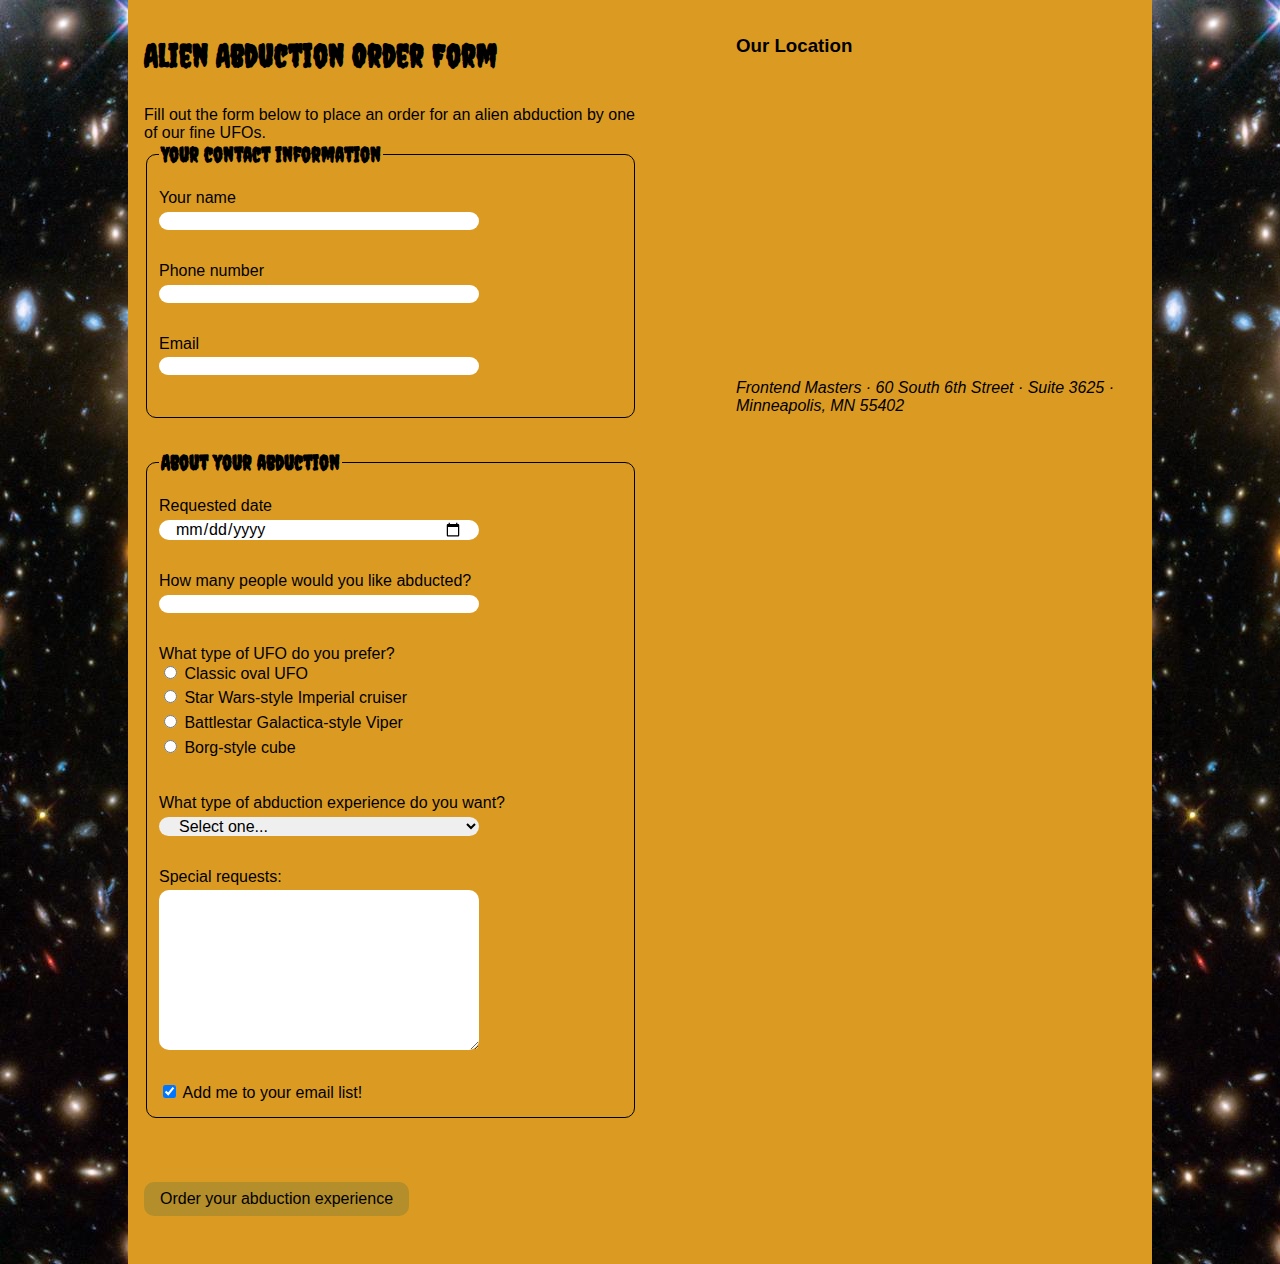
<file: abduction/index.html>
<!DOCTYPE html>
<html lang="en">
<head>
	<meta charset="UTF-8">
	<title>Alien Abduction Order Form</title>
	<link rel="preconnect" href="https://fonts.googleapis.com">
	<link rel="preconnect" href="https://fonts.gstatic.com" crossorigin>
	<link href="https://fonts.googleapis.com/css2?family=Creepster&display=swap" rel="stylesheet">
	<link href="https://fonts.googleapis.com/css2?family=Creepster&display=swap" rel="stylesheet">

	<link href="css/forms.css" rel="stylesheet">
</head>
<body>
	<!--<div id="navbar">
		<nav>
			<ul>
				<li><a href="../portfolio/index.html">Home Page</a></li>
				<li><a href="../portfolio/about.html">About Me</a></li>
				<li><a href="../portfolio/projects.html">Projects</a></li>
			</ul>
		</nav>
	</div> -->
	<div class="wrapper">
		<section>
			<h1>Alien Abduction Order Form</h1>
			<p>Fill out the form below to place an order for an alien abduction by one of our fine UFOs.</p>
			<form action="https://e3vwdl4bpd.execute-api.us-west-2.amazonaws.com/default/API2SES
			" method="POST">
				<input type="hidden" name="send_to" value="ddegouveia89@gmail.com">
				<fieldset>
					<legend>Your contact information</legend>
					<label for="name">Your name</label>
						<input type="text" id="name" name="name"> 
					<label for="phone">Phone number</label>
						<input type="tel" id="phone" name="phone"> 
					<label for="email">Email</label>
						<input type="email" id="email" name="email">
				</fieldset>
				<fieldset>
					<legend>About your abduction</legend>
					<label for="date">Requested  date</label>
						<input type="date" id="date" name="date">
					<label for="qty">How many people would you like abducted?</label>
						<input type="number" id="qty" name="qty" min="1" max="10">
						<p>What type of UFO do you prefer?</p>
						<label> 
						<input type="radio" value="classic" name="ufotype">
							Classic oval UFO
					</label>
					<label>	
						<input type="radio" value="starwars" name="ufotype">
							Star Wars-style Imperial cruiser
					</label>
					<label>	
						<input type="radio" value="viper" name="ufotype">
							Battlestar Galactica-style Viper
					</label>
					<label>	
						<input type="radio" value="borg" name="ufotype">
							Borg-style cube
					</label>
						 
					<label for="abtype">What type of abduction experience do you want?</label>
						<select id="abtype" name="abtype">
							<option selected> Select one...</option>
							<option value="tour">Tour of the solar system</option>
							<option value="dinner">Alien dinner and discussion</option>
							<option value="dance">Alien dance lessons</option>
							<option value="whale">Whale watching</option>
						</select>
					<label for="comments">Special requests:</label>
					<textarea id="comments" name="comments">
					</textarea>
					<label>
						<input type="checkbox" value="subscribe" name="subscribe" checked> Add me to your email list!
					</label>
				</fieldset>
				<button type="submit"> Order your abduction experience </button>
			</form>				
		</section>
		<aside>
			<h3>Our Location</h3>
			<iframe src="https://www.google.com/maps/embed?pb=!1m18!1m12!1m3!1d705.5799035215243!2d-93.27194082321054!3d44.97781799452835!2m3!1f0!2f0!3f0!3m2!1i1024!2i768!4f13.1!3m3!1m2!1s0x52b3329a733800b1%3A0x2e151ae0d4a5e091!2s60%20South%206th%20St%20%233625%2C%20Minneapolis%2C%20MN%2055402!5e0!3m2!1sen!2sus!4v1664843434589!5m2!1sen!2sus" width="400" height="300" style="border:0;" allowfullscreen="" loading="lazy" referrerpolicy="no-referrer-when-downgrade"></iframe>
			<address>
				Frontend Masters &middot;
				60 South 6th Street &middot;
				Suite 3625 &middot;
				Minneapolis, MN 55402
			</address>
		</aside>
	</div>
	<script src="js/forms.js"></script>
</body>
</html>
</file>
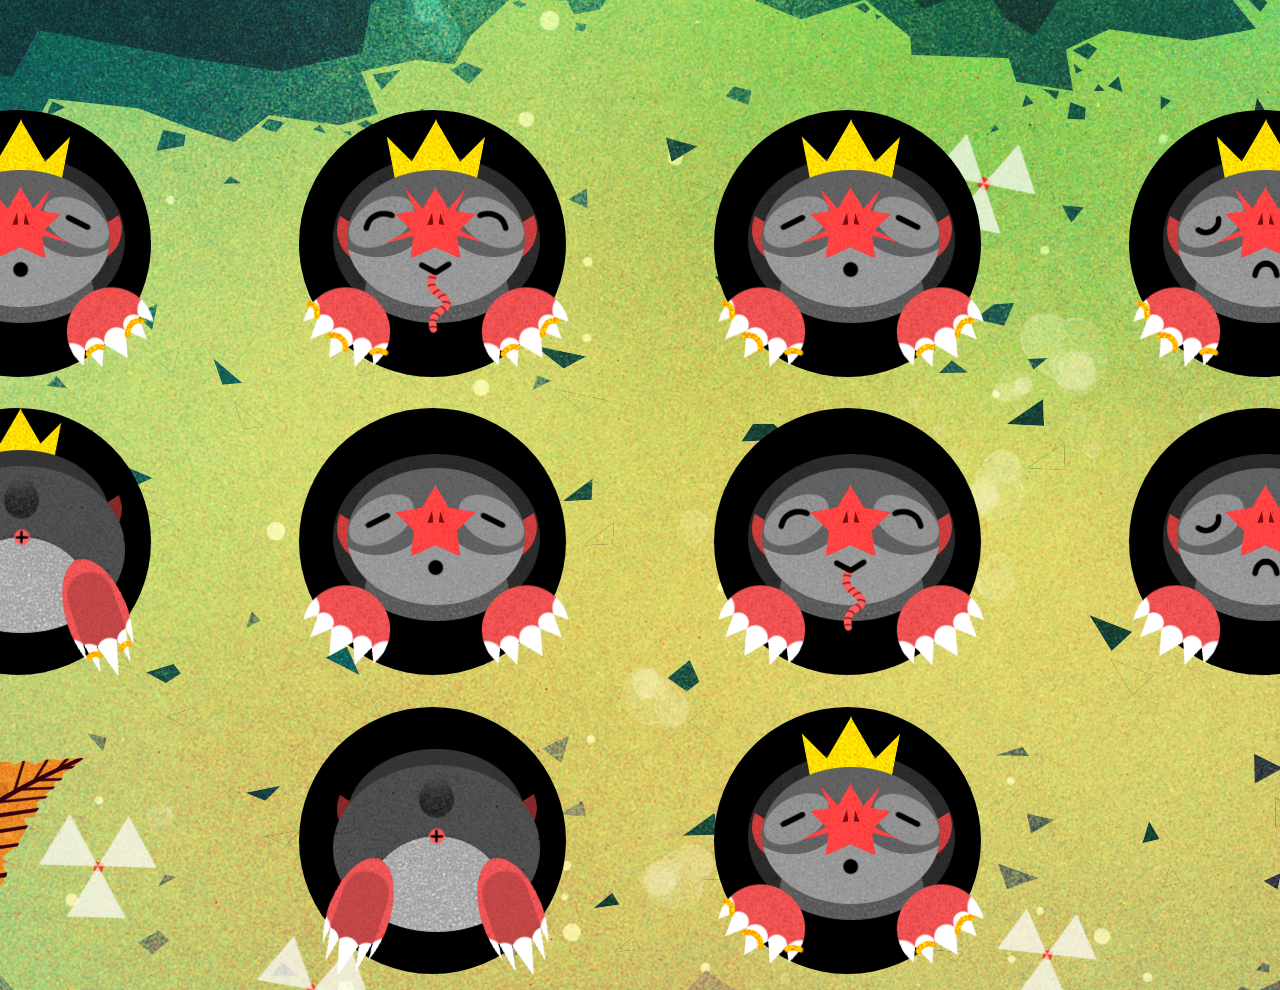
<file: mole-game/index.html>
<!DOCTYPE html>
<html lang="en">
<head>
    <meta charset="UTF-8">
    <meta http-equiv="X-UA-Compatible" content="IE=edge">
    <meta name="viewport" content="width=device-width, initial-scale=1.0">
    <title>Mole Game</title>
    <link rel="stylesheet" href="styles.css">
</head>
<body>
    <section class="bg">
        <div class="worm-box">
            <div style="width: 5%" class="worm-container">
                <img src="./images/worm.png" alt="worm score meter">
            </div>
        </div>
        <div class="hole-container">
            <div class="hole" id="hole-0"><img data-index="0" src="./images/king-mole-hungry.png" alt="mole" class="mole"></div>
          </div>
          <div class="hole-container">
            <div class="hole" id="hole-1"><img data-index="1" src="./images/king-mole-fed.png" alt="mole" class="mole"></div>
          </div>
          <div class="hole-container">
            <div class="hole" id="hole-2"><img data-index="2" src="./images/king-mole-hungry.png" alt="mole" class="mole"></div>
          </div>
          <div class="hole-container">
            <div class="hole" id="hole-3"><img data-index="3" src="./images/king-mole-sad.png" alt="mole" class="mole"></div>
          </div>
          <div class="hole-container">
            <div class="hole" id="hole-4"><img data-index="4" src="./images/king-mole-leaving.png" alt="mole" class="mole"></div>
          </div>
          <div class="hole-container">
            <div class="hole" id="hole-5"><img data-index="5" src="./images/mole-hungry.png" alt="mole" class="mole"></div>
          </div>
          <div class="hole-container">
            <div class="hole" id="hole-6"><img data-index="6" src="./images/mole-fed.png" alt="mole" class="mole"></div>
          </div>
          <div class="hole-container">
            <div class="hole" id="hole-7"><img data-index="7" src="./images/mole-sad.png" alt="mole" class="mole"></div>
          </div>
          <div class="hole-container">
            <div class="hole" id="hole-8"><img data-index="8" src="./images/mole-leaving.png" alt="mole" class="mole"></div>
          </div>
          <div class="hole-container">
            <div class="hole" id="hole-9"><img data-index="9" src="./images/king-mole-hungry.png" alt="happy mole" class="mole"></div>
          </div>
    </section>
    <img class="win hide" src="./images/win.png" alt="You Win!" >
    <script src="./game.js"></script>
</body>
</html>
</file>
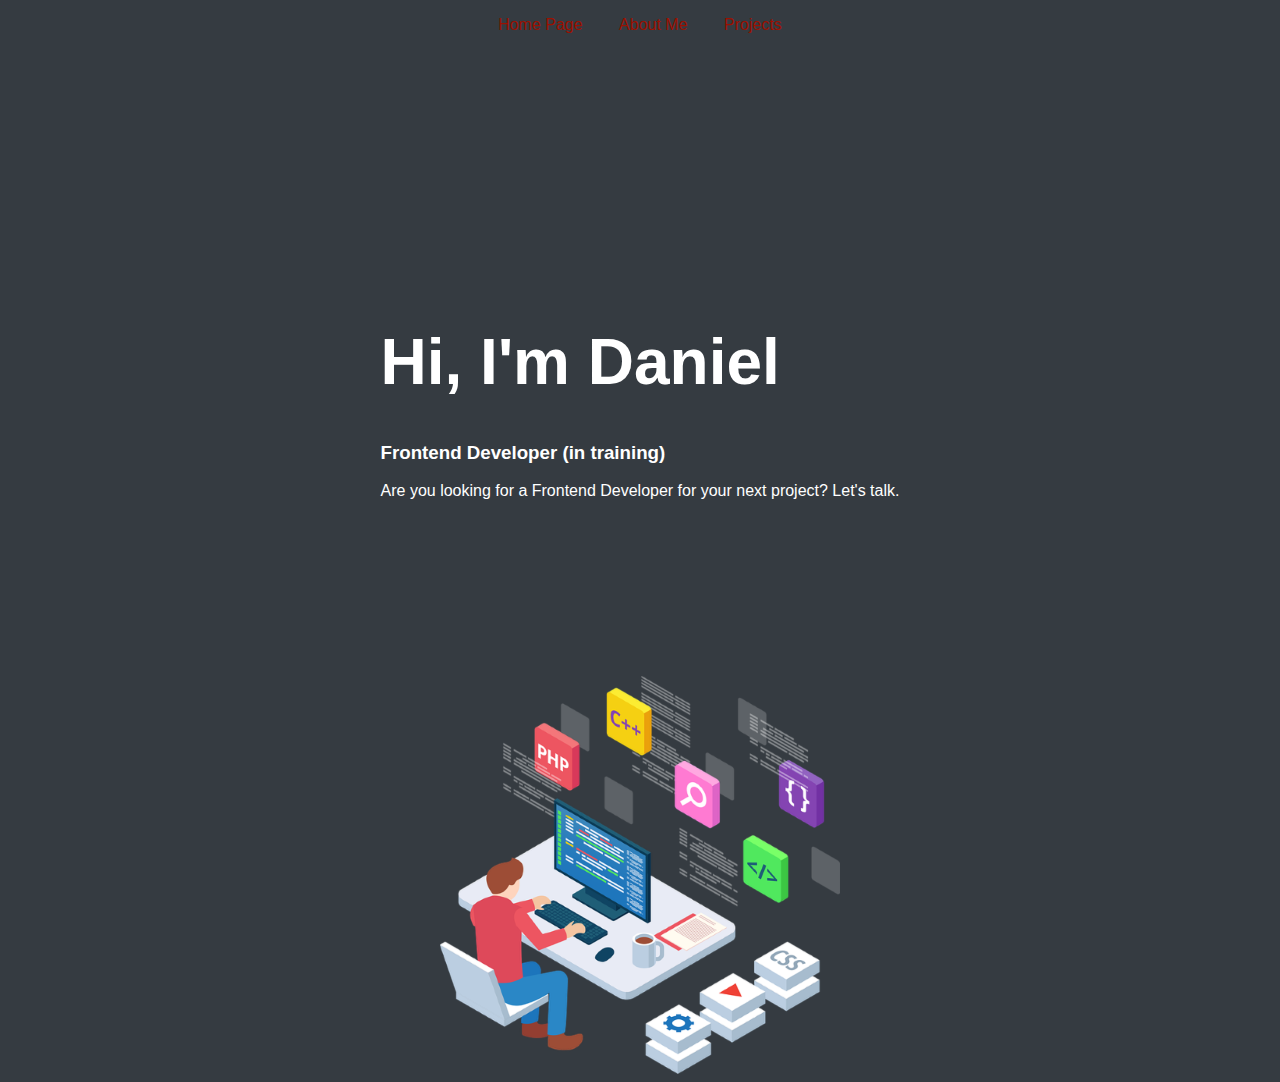
<file: portfolio/index.html>
<!DOCTYPE html>
<html lang="en">
<head>
    <meta charset="UTF-8">
    <meta http-equiv="X-UA-Compatible" content="IE=edge">
    <meta name="viewport" content="width=device-width, initial-scale=1.0">
    <title>Daniel DeGouveia</title>
    <link href="css/styles.css" rel="stylesheet">
</head>
<body>
    <div class="wrapper">
        <header>
            <div id="navbar">
                <nav>
                    <ul>
                        <li><a href="./index.html">Home Page</a></li>
                        <li><a href="./about.html">About Me</a></li>
                        <li><a href="./projects.html">Projects</a></li>
                    </ul>
                </nav>
            </div>
        </header>

        <section class="main">
            <div class="intro-txt">
                <h1>Hi, I'm Daniel</h1>
                <h3>Frontend Developer (in training)</h3>
                <p>Are you looking for a Frontend Developer for your next project? Let's talk.</p>
            </div>
            <img src="images/dev.png" alt="Vector drawing of a developer." class="dev-img">
        </section>
    </div>    
</body>
</html>
</file>
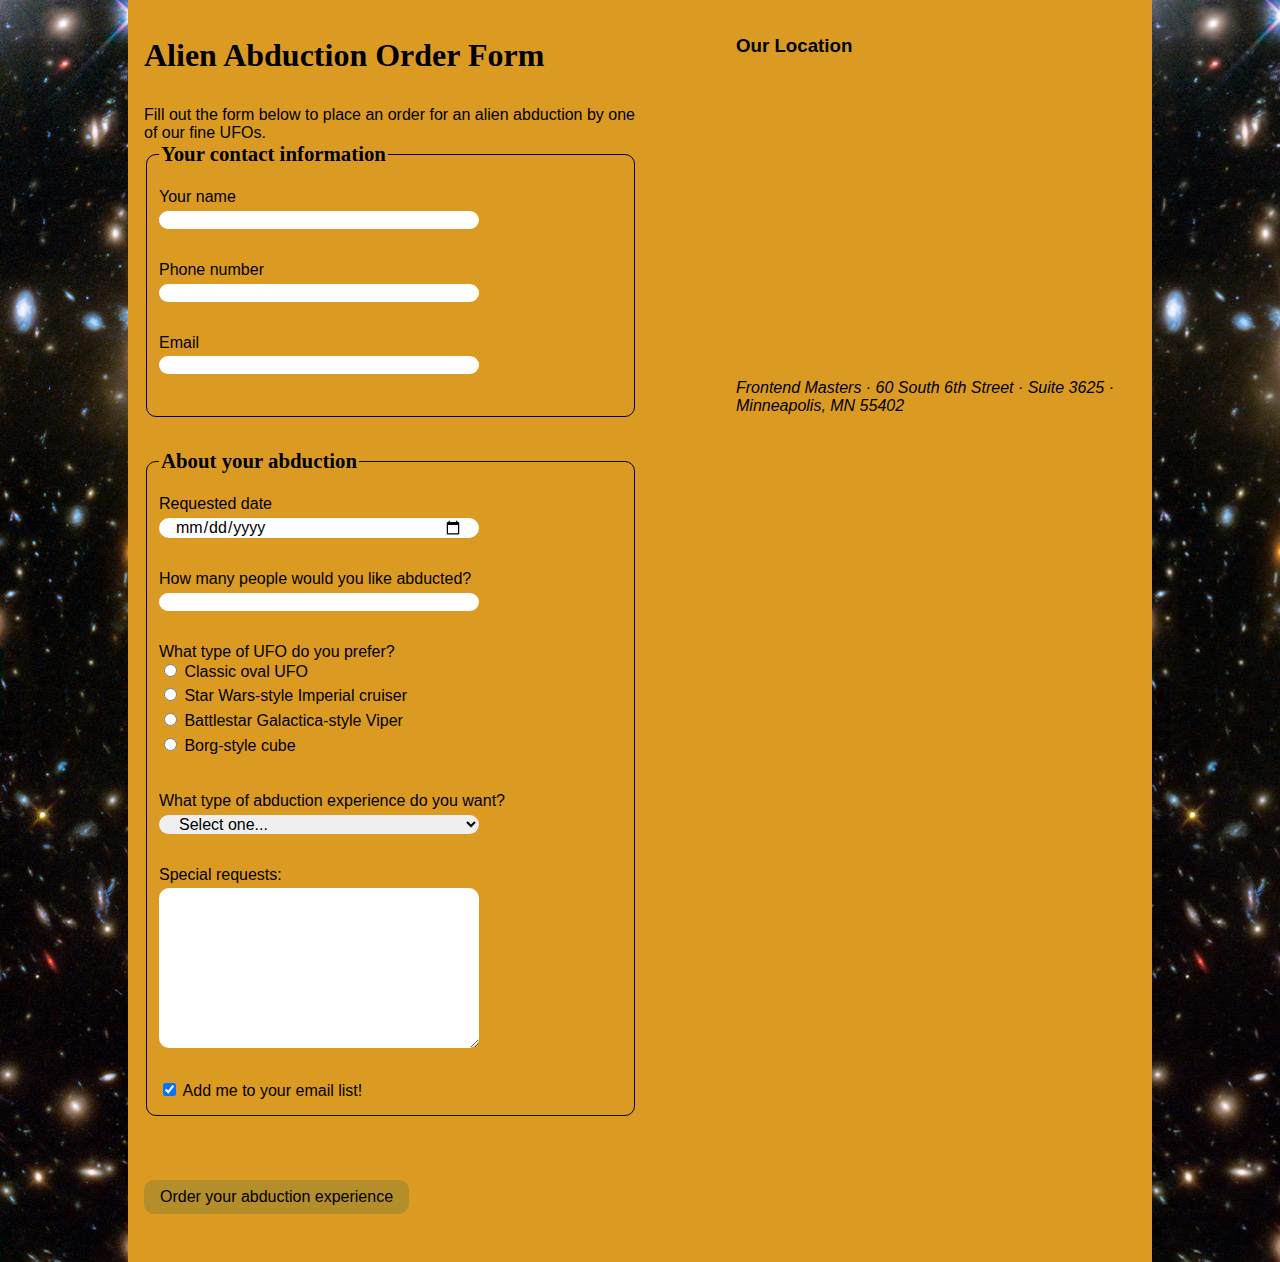
<file: abduction/forms.html>
<!DOCTYPE html>
<html lang="en">
<head>
	<meta charset="UTF-8">
	<title>Alien Abduction Order Form</title>
	<link href="css/forms.css" rel="stylesheet">
</head>
<body>
	<div class="wrapper">
		<section>
			<h1>Alien Abduction Order Form</h1>
			<p>Fill out the form below to place an order for an alien abduction by one of our fine UFOs.</p>
			<form action="https://e3vwdl4bpd.execute-api.us-west-2.amazonaws.com/default/API2SES
			" method="POST">
				<input type="hidden" name="send_to" value="ddegouveia89@gmail.com">
				<fieldset>
					<legend>Your contact information</legend>
					<label for="name">Your name</label>
						<input type="text" id="name" name="name"> 
					<label for="phone">Phone number</label>
						<input type="tel" id="phone" name="phone"> 
					<label for="email">Email</label>
						<input type="email" id="email" name="email">
				</fieldset>
				<fieldset>
					<legend>About your abduction</legend>
					<label for="date">Requested  date</label>
						<input type="date" id="date" name="date">
					<label for="qty">How many people would you like abducted?</label>
						<input type="number" id="qty" name="qty" min="1" max="10">
						<p>What type of UFO do you prefer?</p>
						<label> 
						<input type="radio" value="classic" name="ufotype">
							Classic oval UFO
					</label>
					<label>	
						<input type="radio" value="starwars" name="ufotype">
							Star Wars-style Imperial cruiser
					</label>
					<label>	
						<input type="radio" value="viper" name="ufotype">
							Battlestar Galactica-style Viper
					</label>
					<label>	
						<input type="radio" value="borg" name="ufotype">
							Borg-style cube
					</label>
						 
					<label for="abtype">What type of abduction experience do you want?</label>
						<select id="abtype" name="abtype">
							<option selected> Select one...</option>
							<option value="tour">Tour of the solar system</option>
							<option value="dinner">Alien dinner and discussion</option>
							<option value="dance">Alien dance lessons</option>
							<option value="whale">Whale watching</option>
						</select>
					<label for="comments">Special requests:</label>
					<textarea id="comments" name="comments">
					</textarea>
					<label>
						<input type="checkbox" value="subscribe" name="subscribe" checked> Add me to your email list!
					</label>
				</fieldset>
				<button type="submit"> Order your abduction experience </button>
			</form>				
		</section>
		<aside>
			<h3>Our Location</h3>
			<iframe src="https://www.google.com/maps/embed?pb=!1m18!1m12!1m3!1d705.5799035215243!2d-93.27194082321054!3d44.97781799452835!2m3!1f0!2f0!3f0!3m2!1i1024!2i768!4f13.1!3m3!1m2!1s0x52b3329a733800b1%3A0x2e151ae0d4a5e091!2s60%20South%206th%20St%20%233625%2C%20Minneapolis%2C%20MN%2055402!5e0!3m2!1sen!2sus!4v1664843434589!5m2!1sen!2sus" width="400" height="300" style="border:0;" allowfullscreen="" loading="lazy" referrerpolicy="no-referrer-when-downgrade"></iframe>
			<address>
				Frontend Masters &middot;
				60 South 6th Street &middot;
				Suite 3625 &middot;
				Minneapolis, MN 55402
			</address>
		</aside>
	</div>
	<script src="js/forms.js"></script>
</body>
</html>
</file>
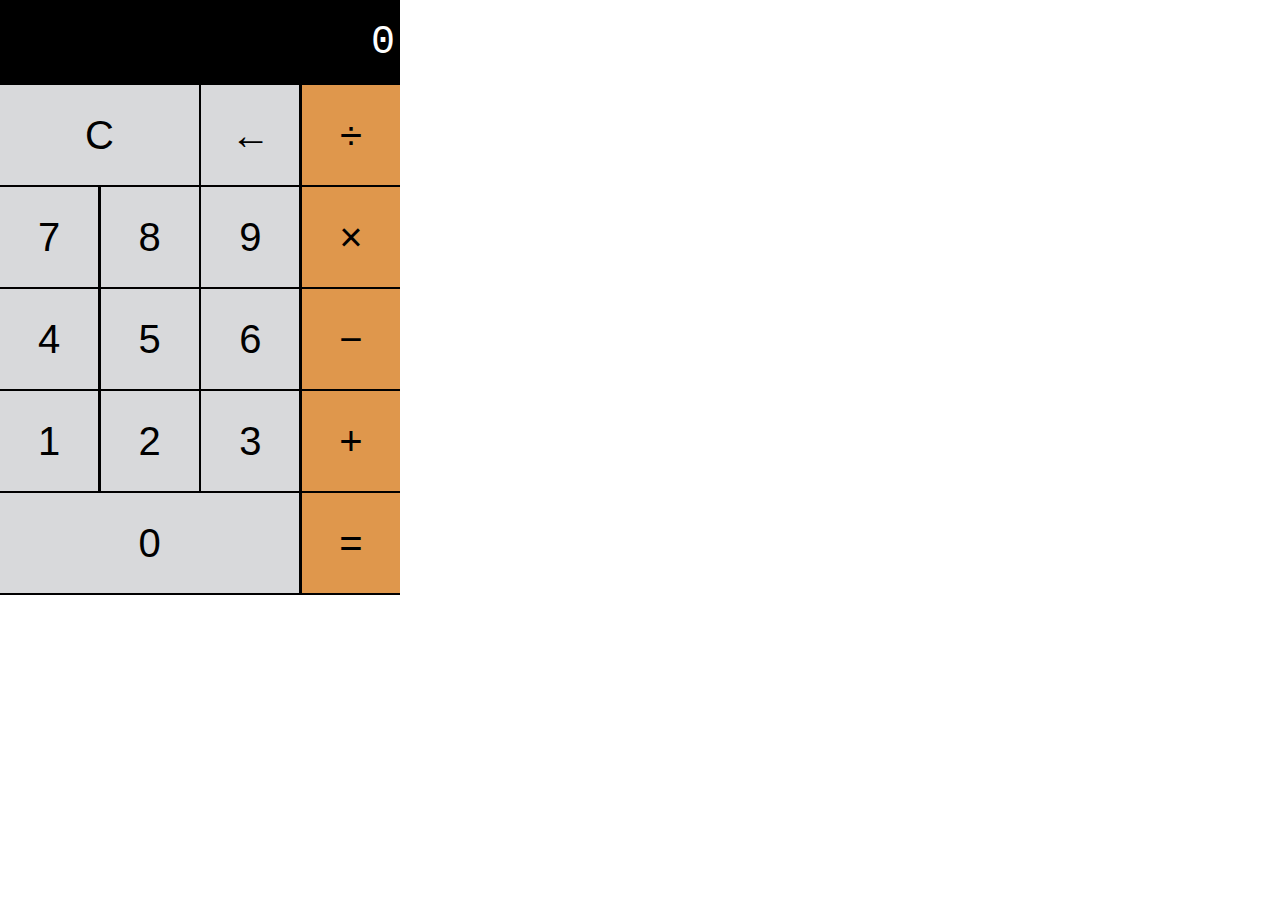
<file: calculator/calculator.html>
<!DOCTYPE html>
<html lang="en">
<head>
    <meta charset="UTF-8">
    <title>Calculator</title>
    <link rel="stylesheet" href="css/calculator.css">
</head>
<body>
    <div class="wrapper">
        <section class="screen">
            0
        </section>
        
        <section class="calc-buttons">
            <div class="calc-button-row">
                <button class="calc-button double">C</button>
                <button class="calc-button">&larr;</button>
                <button class="calc-button">&divide;</button>
            </div>
            <div class="calc-button-row">
                <button class="calc-button">7</button>
                <button class="calc-button">8</button>
                <button class="calc-button">9</button>
                <button class="calc-button">&times;</button>
            </div>
            <div class="calc-button-row">
                <button class="calc-button">4</button>
                <button class="calc-button">5</button>
                <button class="calc-button">6</button>
                <button class="calc-button">&minus;</button>
            </div>
            <div class="calc-button-row">
                <button class="calc-button">1</button>
                <button class="calc-button">2</button>
                <button class="calc-button">3</button>
                <button class="calc-button">&plus;</button>
            </div>
            <div class="calc-button-row">
                <button class="calc-button triple">0</button>
                <button class="calc-button">&equals;</button>
            </div>
            <div class="calc-button-row">

            </div>
            <div class="calc-button-column">

            </div>
            <div class="calc-button-column">

            </div>
            <div class="calc-button-column">

            </div>
            <div class="calc-button-column">

            </div>
        </section>
    </div>
    <script src="./calculator.js"></script>
</body>
</html>
</file>
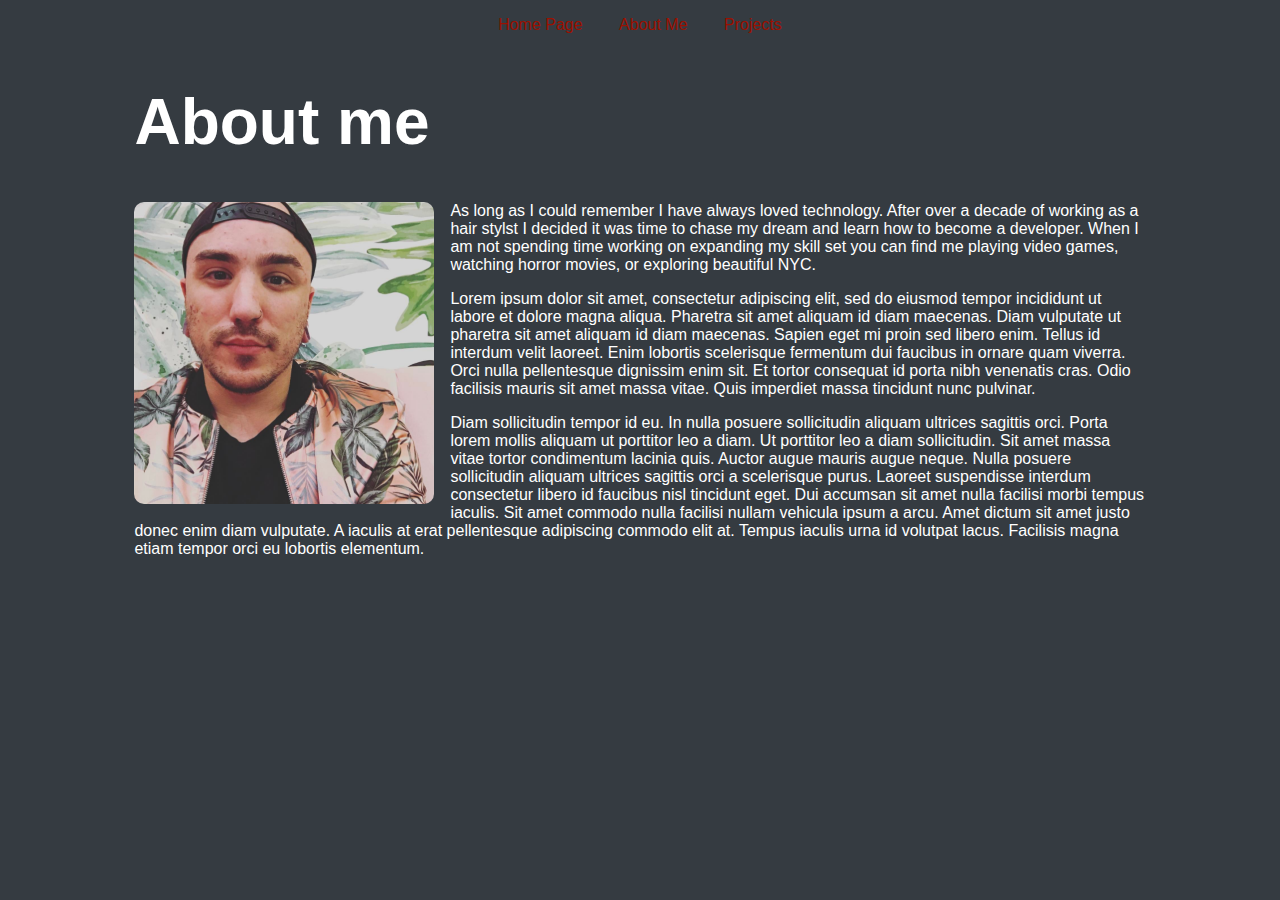
<file: portfolio/about.html>
<!DOCTYPE html>
<html lang="en">
<head>
    <meta charset="UTF-8">
    <meta http-equiv="X-UA-Compatible" content="IE=edge">
    <meta name="viewport" content="width=device-width, initial-scale=1.0">
    <title>Daniel DeGouveia</title>
    <link href="css/styles.css" rel="stylesheet">
</head>
<body>
    <div class="wrapper">
        <header>
            <div id="navbar">
                <nav>
                    <ul>
                        <li><a href="./index.html">Home Page</a></li>
                        <li><a href="./about.html">About Me</a></li>
                        <li><a href="./projects.html">Projects</a></li>
                    </ul>
                </nav>
            </div>
        </header>

        <section class="about">
            <div class="me">
                <h1>About me</h1>
                <img src="images/me.png" alt="A photo of me" class="floatselfie">
                <p>As long as I could remember I have always loved technology. After over a decade of working as a hair stylst I decided it was time to chase my dream and learn how to become a developer. When I am not spending time working on expanding my skill set you can find me playing video games, watching horror movies, or exploring beautiful NYC. </p>
                
                <p>Lorem ipsum dolor sit amet, consectetur adipiscing elit, sed do eiusmod tempor incididunt ut labore et dolore magna aliqua. Pharetra sit amet aliquam id diam maecenas. Diam vulputate ut pharetra sit amet aliquam id diam maecenas. Sapien eget mi proin sed libero enim. Tellus id interdum velit laoreet. Enim lobortis scelerisque fermentum dui faucibus in ornare quam viverra. Orci nulla pellentesque dignissim enim sit. Et tortor consequat id porta nibh venenatis cras. Odio facilisis mauris sit amet massa vitae. Quis imperdiet massa tincidunt nunc pulvinar.</p>

                <p>Diam sollicitudin tempor id eu. In nulla posuere sollicitudin aliquam ultrices sagittis orci. Porta lorem mollis aliquam ut porttitor leo a diam. Ut porttitor leo a diam sollicitudin. Sit amet massa vitae tortor condimentum lacinia quis. Auctor augue mauris augue neque. Nulla posuere sollicitudin aliquam ultrices sagittis orci a scelerisque purus. Laoreet suspendisse interdum consectetur libero id faucibus nisl tincidunt eget. Dui accumsan sit amet nulla facilisi morbi tempus iaculis. Sit amet commodo nulla facilisi nullam vehicula ipsum a arcu. Amet dictum sit amet justo donec enim diam vulputate. A iaculis at erat pellentesque adipiscing commodo elit at. Tempus iaculis urna id volutpat lacus. Facilisis magna etiam tempor orci eu lobortis elementum.</p>
            </div>
            
        </section>
    </div>    
</body>
</html>
</file>
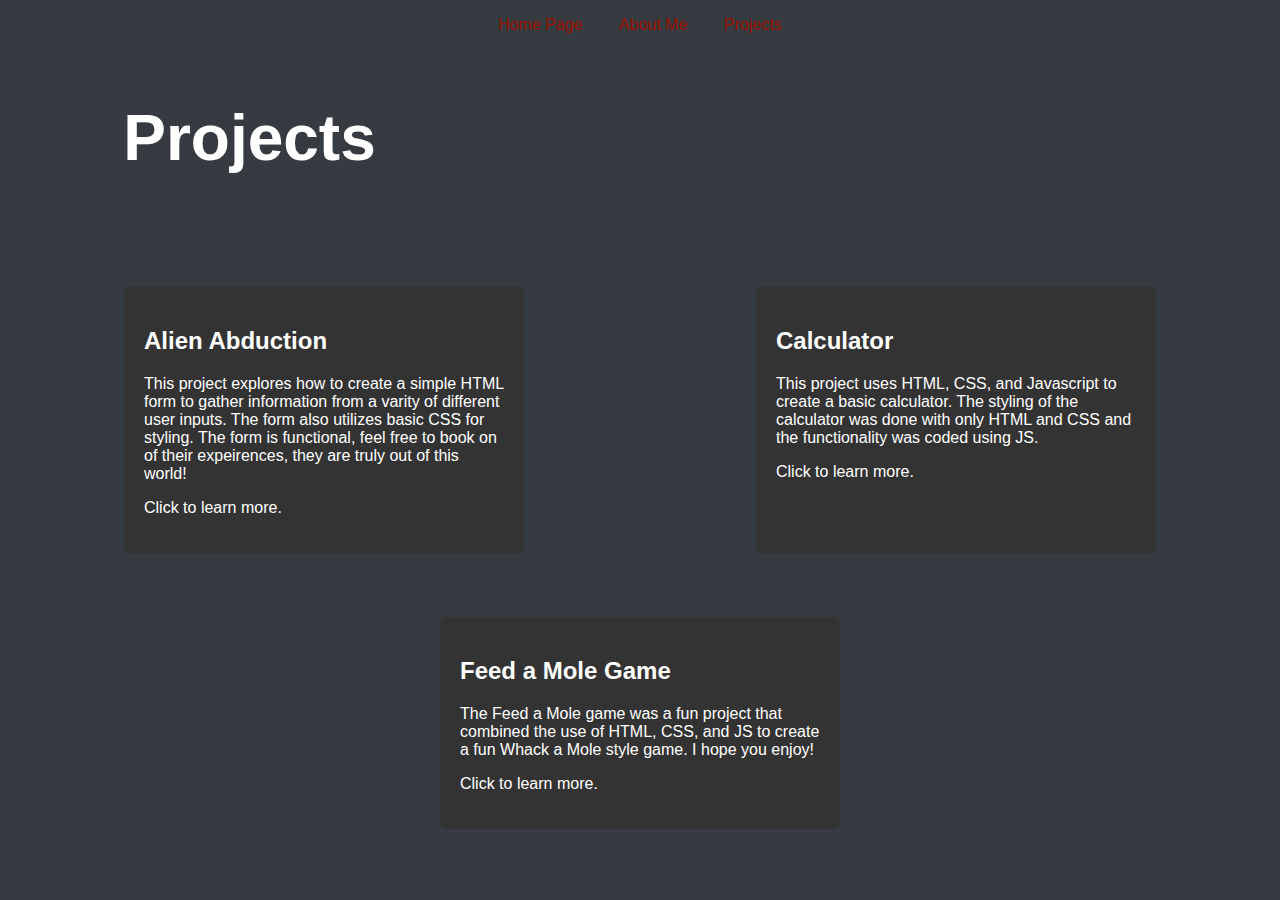
<file: portfolio/projects.html>
<!DOCTYPE html>
<html lang="en">
<head>
    <meta charset="UTF-8">
    <meta http-equiv="X-UA-Compatible" content="IE=edge">
    <meta name="viewport" content="width=device-width, initial-scale=1.0">
    <title>Daniel DeGouveia</title>
    <link href="css/styles.css" rel="stylesheet">
</head>
<body>
    <header>
        <div id="navbar">
            <nav>
                <ul>
                    <li><a href="./index.html">Home Page</a></li>
                    <li><a href="./about.html">About Me</a></li>
                    <li><a href="./projects.html">Projects</a></li>
                </ul>
            </nav>
        </div>
    </header>
    <div class="projects"><h1>Projects</h1></div>
    <section class="panels">
        <a href="../abduction/index.html" target="_blank" class="proj1">
            <h2>Alien Abduction</h2>
            <p>This project explores how to create a simple HTML form to gather information from a varity of different user inputs. The form also utilizes basic CSS for styling. The form is functional, feel free to book on of their expeirences, they are truly out of this world!</p>
            <p>Click to learn more.</p>
        </a>
        <a href="../calculator/calculator.html" target="_blank" class="proj2">
            <h2>Calculator</h2>
            <p>This project uses HTML, CSS, and Javascript to create a basic calculator. The styling of the calculator was done with only HTML and CSS and the functionality was coded using JS.</p>
            <p>Click to learn more.</p>
        </a>
        <a href="../mole-game/index.html" target="_blank" class="proj3">
            <h2>Feed a Mole Game</h2>
            <p>The Feed a Mole game was a fun project that combined the use of HTML, CSS, and JS to create a fun Whack a Mole style game. I hope you enjoy!</p>
            <p>Click to learn more.</p>
        </a>
    </section>
</body>
</html>
</file>
<file: abduction/css/forms.css>
html {
  box-sizing: border-box;
}
*, *:before, *:after {
  box-sizing: inherit;
}
body {
	font-family: Arial, Helvetica, sans-serif;
	margin: 0;
	padding: 0;
	background-image: url(../img/galaxy.jpg);
}
.wrapper {
	width: 80%;
	margin: 0 auto;
	padding: 1em;
	display: flex;
	flex-flow: row nowrap;
	background-color: #db9b23;
}
nav ul {
    margin: 0 auto;
    padding: 0;
    list-style: none;
    text-align: center;
	background-color: #db9b23;
	width: 80%;
}
nav li {
    display: inline-block;
}

nav a {
    text-decoration: none;
    color: #9c1000;
    display: block;
    padding: 0.5rem 1rem;
}
nav a:hover {
    color: #b91300;
}
section {
	flex-basis: 57%;
	margin-right: 10%;
}
aside {
	flex-basis: 33%;
}
p, [for="abtype"] {
	margin: 2rem 0 0 0;
}
fieldset {
	border: 1px solid black;
	border-radius: 10px;
	margin-bottom: 2rem;
}
legend {
	
	font-weight: bold;
	font-family: 'Creepster', cursive;
	font-size: 1.3rem;
	margin-top: 1.5rem;
	margin-bottom: 1rem;
	display: block;
}
label{
	display: block;
	padding-bottom: 0.3rem;
}
textarea {
	height: 10rem;
	width: 25rem;
	padding: 1rem;
}
select {
	font-size: 1rem;
}
button {
	font-size: 1rem;
	margin: 2rem 0;
	background-color: #b38e2a;
	color: black;
	border: none;
	padding: 0.5rem 1rem;
	border-radius: 10px;
}
button:hover {
	background-color: rgb(0, 0, 0);
	color: rgb(255, 255, 255);
}
input:not([type="radio"]):not([type="checkbox"]), textarea, select {
	display: block;
	margin-bottom: 2rem;
	width: 20rem;
	font-family: Arial, Helvetica, sans-serif;
	font-size: 1rem;
	padding: 0 1rem;
	border-radius: 10px;
	border: none;
}
h1 {
	font-family: 'Creepster', cursive;
}
</file>
<file: mole-game/styles.css>
* {
    box-sizing: border-box;
}

body {
    cursor: url(./images/cursor.png), default;
    background-color: #c0c86d;
    display: flex;
    justify-content: center;
    align-items: center;
    padding: 0;
    margin: 0;
    height: 100vh;
}

.bg {
    background-image: url(./images/background.png) ;
    background-repeat: no-repeat;
    width: 1920px;
    height: 1080px;
    display: flex;
    flex-wrap: wrap;
    justify-content: center;
    align-items: center;
}

.hole {
    background-color: black;
    border-radius: 50%;
    overflow: visible;
    width: 267px;
    height: 267px;
}

.hole-container {
    width: 25%;
    display: flex;
    justify-content: center;
    align-items: center;
}

.mole {
    position: relative;
    right: 30px;
}

.hungry {
    cursor: url(./images/cursor-worm.png), default;
}

.gone {
    display: none;
}

.hide {
    display: none;
}

.worm {
    width: 1660px;
}

.worm-container {
    overflow: hidden;
    transition: width 0.5s ease-in-out;
}

.worm-box {
    width: 1660px;
}
</file>
<file: portfolio/css/styles.css>
body {
    font-family: Arial, Helvetica, sans-serif;
    background-color: #353B41;
    color: white;
}
.wrapper {
    width: 80%;
    margin: 0 auto;
}
nav ul {
    margin: 0;
    padding: 0;
    list-style: none;
    text-align: center;
}
nav li {
    display: inline-block;
}
h1 {
    font-size: 4rem;
}
nav a {
    text-decoration: none;
    color: #9c1000;
    display: block;
    padding: 0.5rem 1rem;
}
nav a:hover {
    color: #b91300;
}
.main {
    display: flex;
    flex-wrap: wrap;
    align-items: center;
    justify-content: center;
    gap: 10rem;
    margin-top: 15rem;
}
.about {
    display: block;
}
.me {
    text-align: left;
}
.floatselfie {
    float: left;
    margin: 0 1rem 1rem 0;
    border-radius: 10px;
}
.me:after {
    content: "";
    display: table;
    clear: both;
}

 .panels{
    list-style-type: none;
    padding: 0;
    margin: 5rem 0 0 0;
    display: flex;
    flex-flow: row wrap;
    justify-content: space-around;
}
.proj1, .proj2, .proj3 { 
    margin: 2rem;
    width: 25rem;
    box-sizing: border-box;
    padding: 20px;
    background-color: #333;
    color: white;
    border-radius: 6px;
    display: block;
    text-decoration: none;
}
.panels a:hover{
    background-color: rgb(88, 88, 88);
}

.projects {
    text-align: left;
    display: block;
    padding: 1rem 0 0 7.2rem;
}
</file>
<file: calculator/css/calculator.css>
html {
    box-sizing: border-box;
}
*, *:before, *:after {
    box-sizing: inherit;
}
body {
  padding: 0;
  margin: 0;
}
.wrapper {
    width: 400px;
    background-color: #000000;
    color: #ffffff;
}
.calc-button-row{
    display: flex;
    flex-flow: row nowrap;
    justify-content: space-between;
    margin-bottom: 0.5%;
}
.calc-button{
    border: none;
    background-color: #d8d9db;
    height: 100px;
    font-size: 40px;
    flex-basis: 24.5%;
}
.calc-button:hover{
    background-color: #ebebeb;

}
.calc-button:active{
    background-color: #bbbcbe

}
.double{
    flex-basis: 49.7%;
}
.triple{
    flex-basis: 74.8%;
}
.calc-button:last-child{
    background-color: #df974c;
}
.calc-button:last-child:hover {
    background-color: #dfb07e;
}
.calc-button:last-child:active {
    background-color: #dd8d37;
}


.screen {
    text-align: right;
    font-family: 'Courier New', Courier, monospace;
    padding: 20px 5px;
    font-size: 40px;
}
</file>
